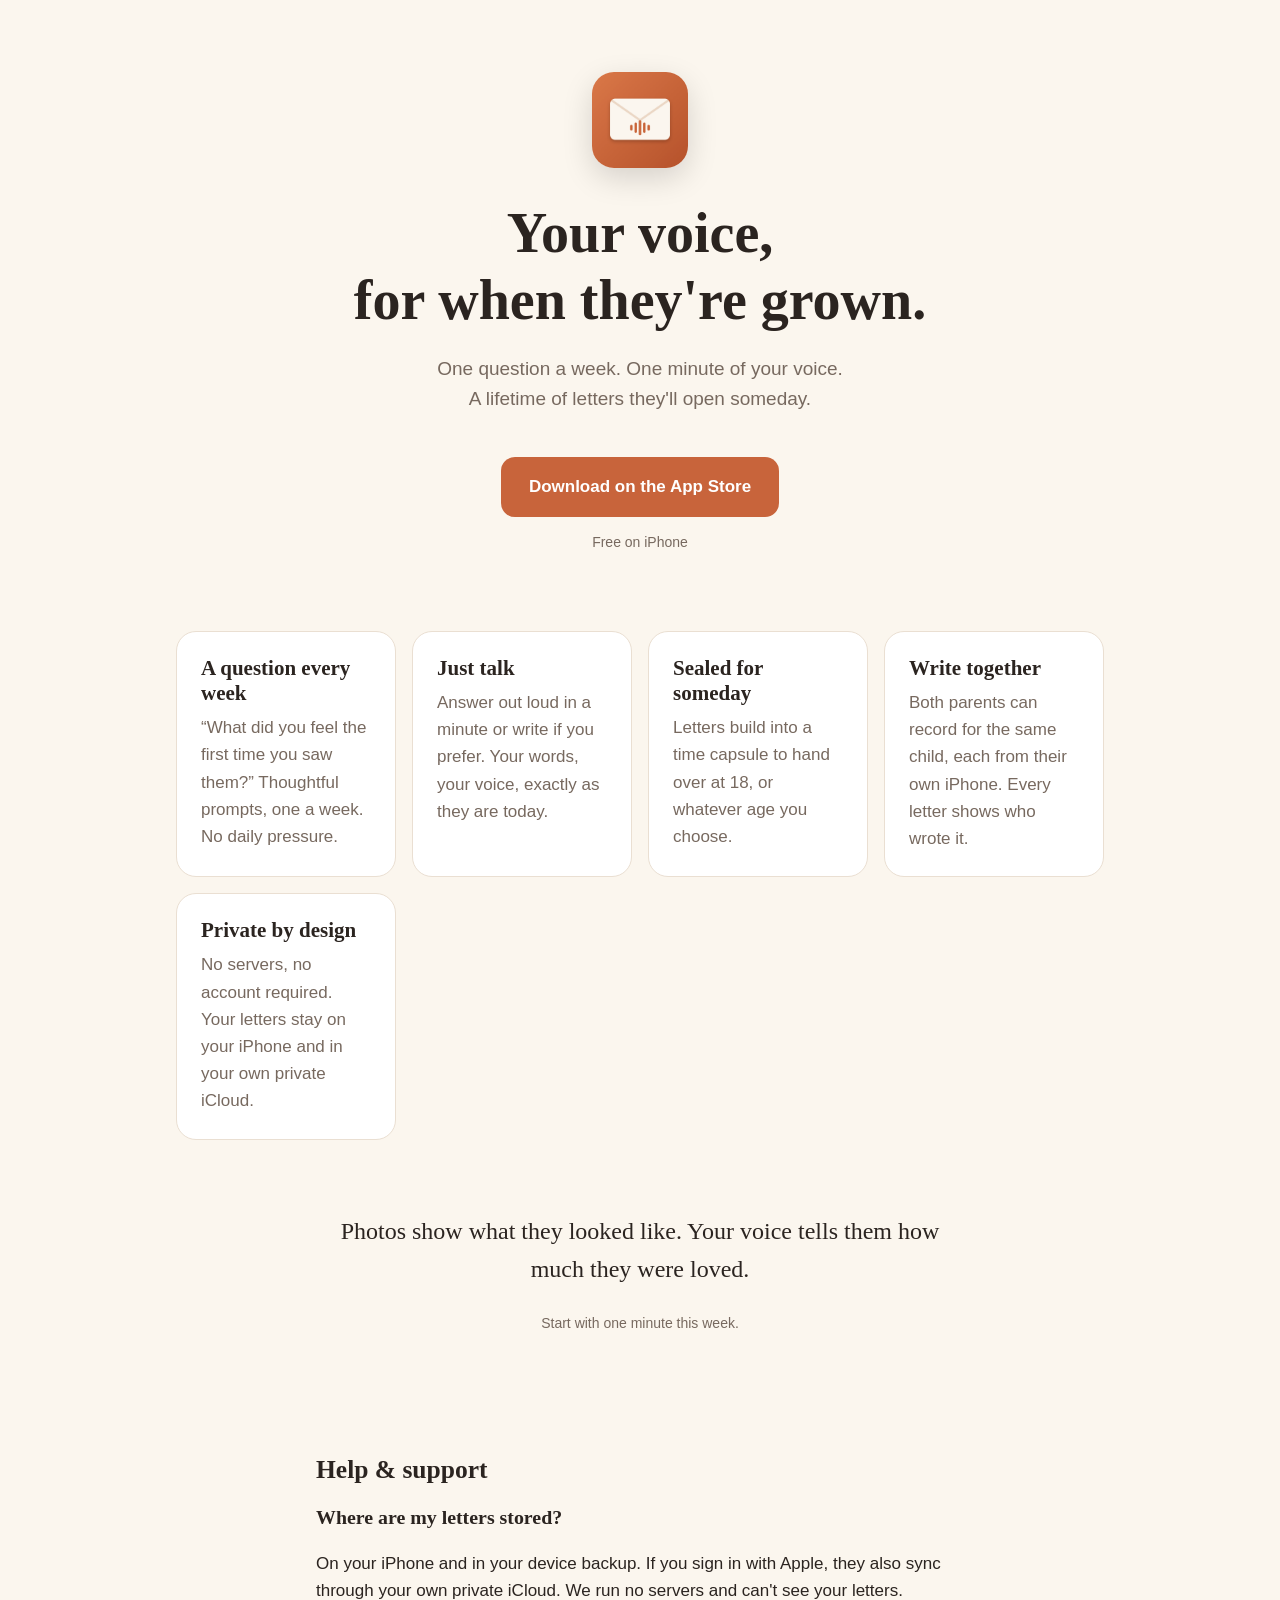
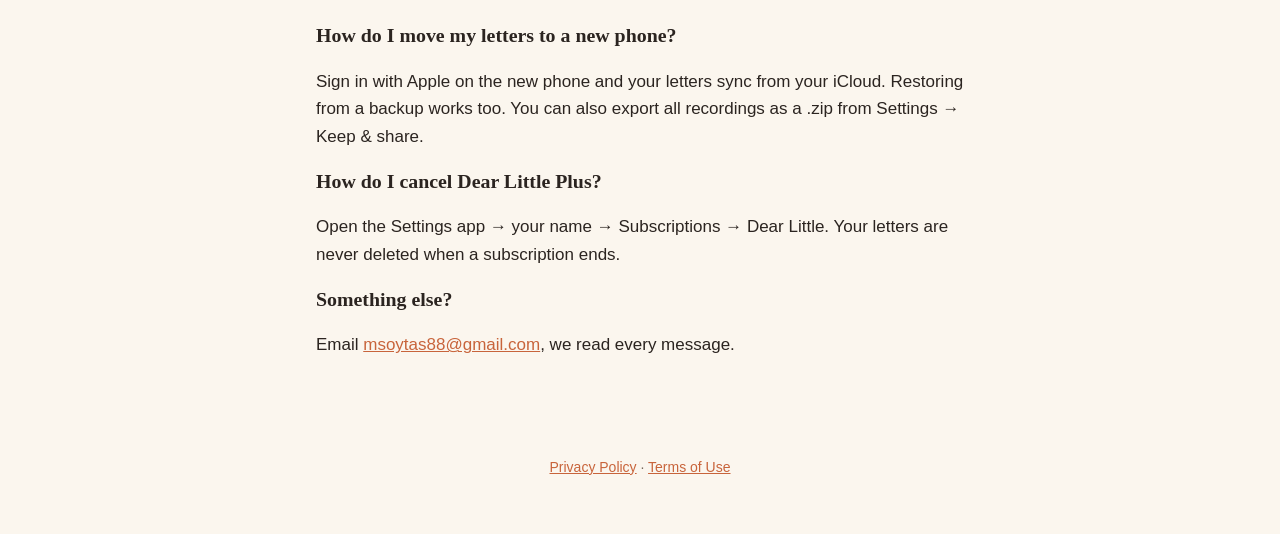
<file: index.html>
<!doctype html>
<html lang="en">
<head>
<meta charset="utf-8">
<meta name="viewport" content="width=device-width, initial-scale=1">
<title>Dear Little — Voice letters to your kids</title>
<meta name="description" content="One question a week. One minute of your voice. A lifetime of letters for your child to open when they're grown.">
<meta property="og:title" content="Dear Little — Voice letters to your kids">
<meta property="og:description" content="One question a week. One minute of your voice. A lifetime of letters for when they're grown.">
<meta property="og:image" content="icon.png">
<link rel="icon" href="icon.png">
<link rel="stylesheet" href="style.css">
</head>
<body>
<header class="hero">
  <img src="icon.png" alt="" class="icon" width="96" height="96">
  <h1>Your voice,<br>for when they're grown.</h1>
  <p class="lead">One question a week. One minute of your voice.<br>A lifetime of letters they'll open someday.</p>
  <a class="cta" href="https://apps.apple.com/app/dear-little-voice-letters/id6838014782">Download on the App Store</a>
  <p class="muted small">Free on iPhone</p>
</header>

<section class="grid">
  <div class="feature">
    <h3>A question every week</h3>
    <p>“What did you feel the first time you saw them?” Thoughtful prompts, one a week. No daily pressure.</p>
  </div>
  <div class="feature">
    <h3>Just talk</h3>
    <p>Answer out loud in a minute or write if you prefer. Your words, your voice, exactly as they are today.</p>
  </div>
  <div class="feature">
    <h3>Sealed for someday</h3>
    <p>Letters build into a time capsule to hand over at 18, or whatever age you choose.</p>
  </div>
  <div class="feature">
    <h3>Write together</h3>
    <p>Both parents can record for the same child, each from their own iPhone. Every letter shows who wrote it.</p>
  </div>
  <div class="feature">
    <h3>Private by design</h3>
    <p>No servers, no account required. Your letters stay on your iPhone and in your own private iCloud.</p>
  </div>
</section>

<section class="quote">
  <p>Photos show what they looked like. Your voice tells them how much they were loved.</p>
  <p class="muted small">Start with one minute this week.</p>
</section>

<section class="doc" id="support">
  <h2>Help &amp; support</h2>
  <h3>Where are my letters stored?</h3>
  <p>On your iPhone and in your device backup. If you sign in with Apple, they also sync through your own private iCloud. We run no servers and can't see your letters.</p>
  <h3>How do I move my letters to a new phone?</h3>
  <p>Sign in with Apple on the new phone and your letters sync from your iCloud. Restoring from a backup works too. You can also export all recordings as a .zip from Settings → Keep &amp; share.</p>
  <h3>How do I cancel Dear Little Plus?</h3>
  <p>Open the Settings app → your name → Subscriptions → Dear Little. Your letters are never deleted when a subscription ends.</p>
  <h3>Something else?</h3>
  <p>Email <a href="mailto:msoytas88@gmail.com">msoytas88@gmail.com</a>, we read every message.</p>
</section>

<footer>
  <a href="privacy.html">Privacy Policy</a> · <a href="https://www.apple.com/legal/internet-services/itunes/dev/stdeula/">Terms of Use</a>
</footer>
</body>
</html>
</file>
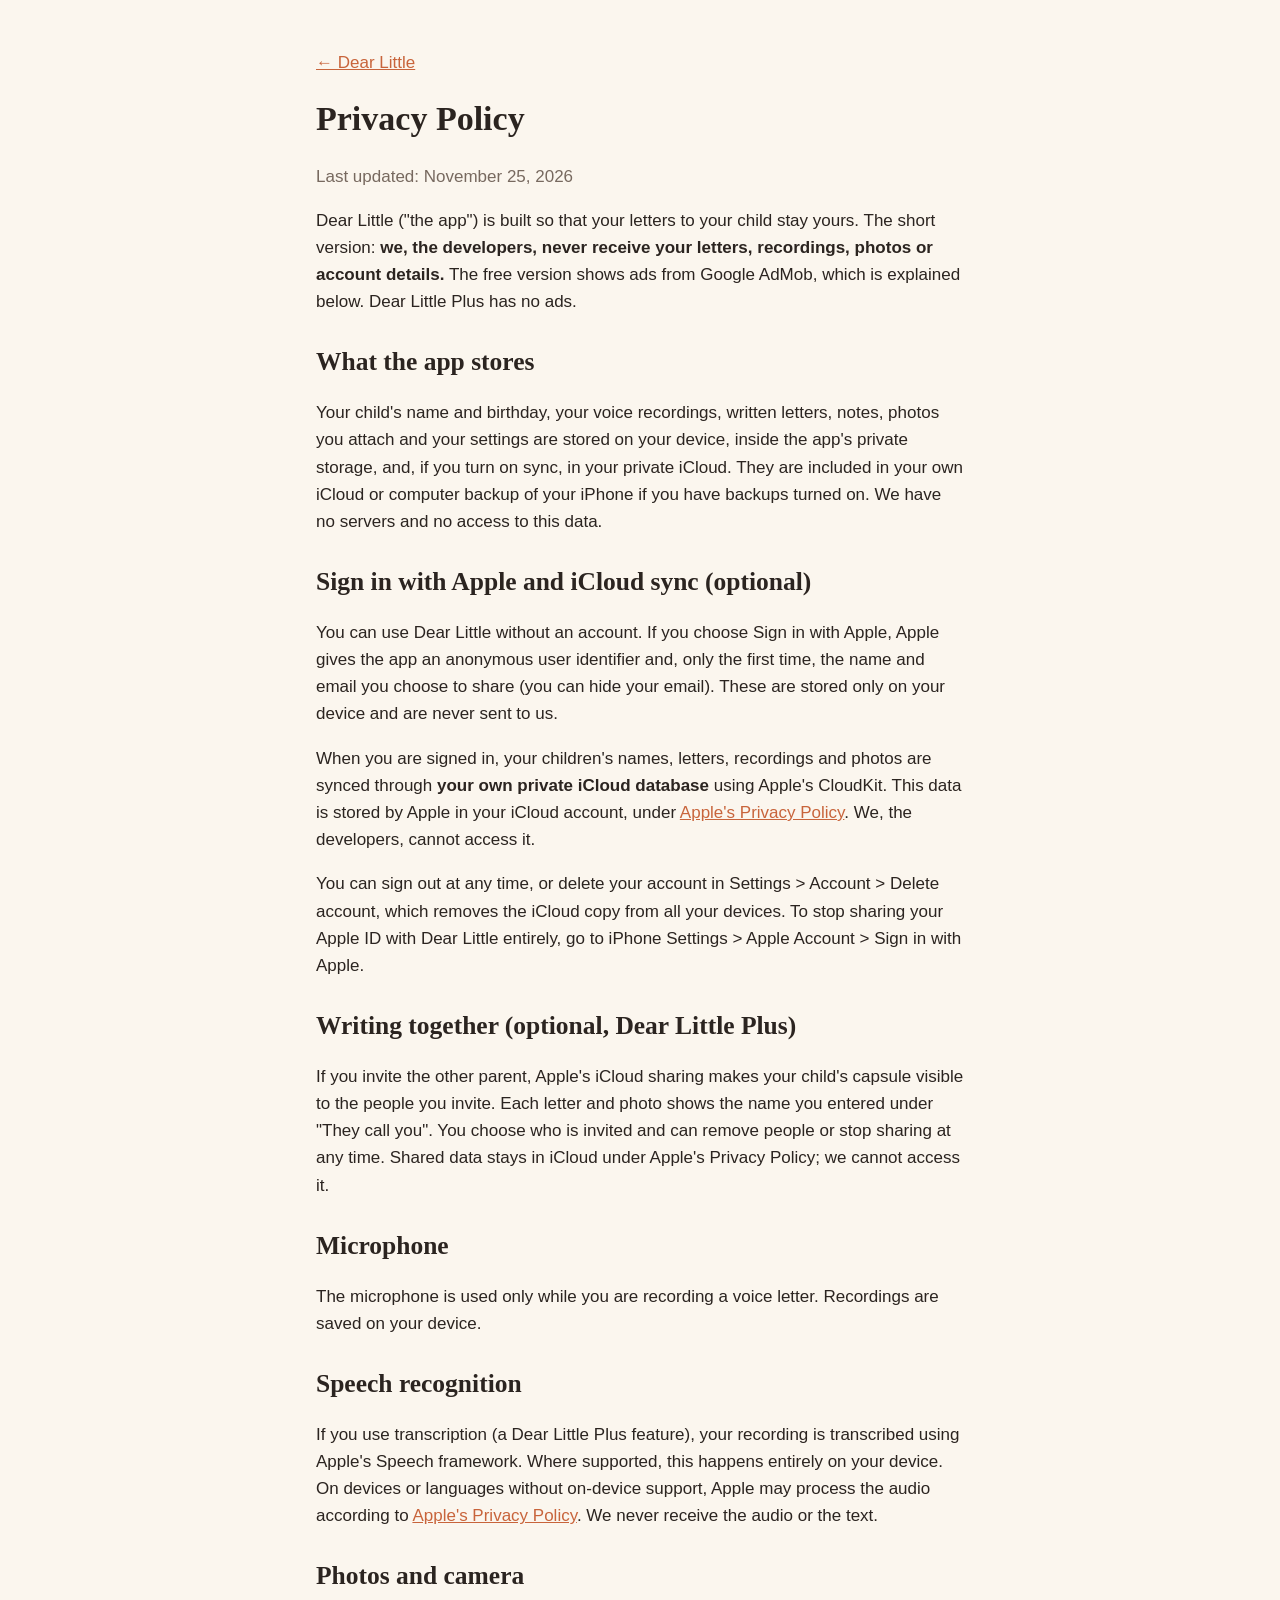
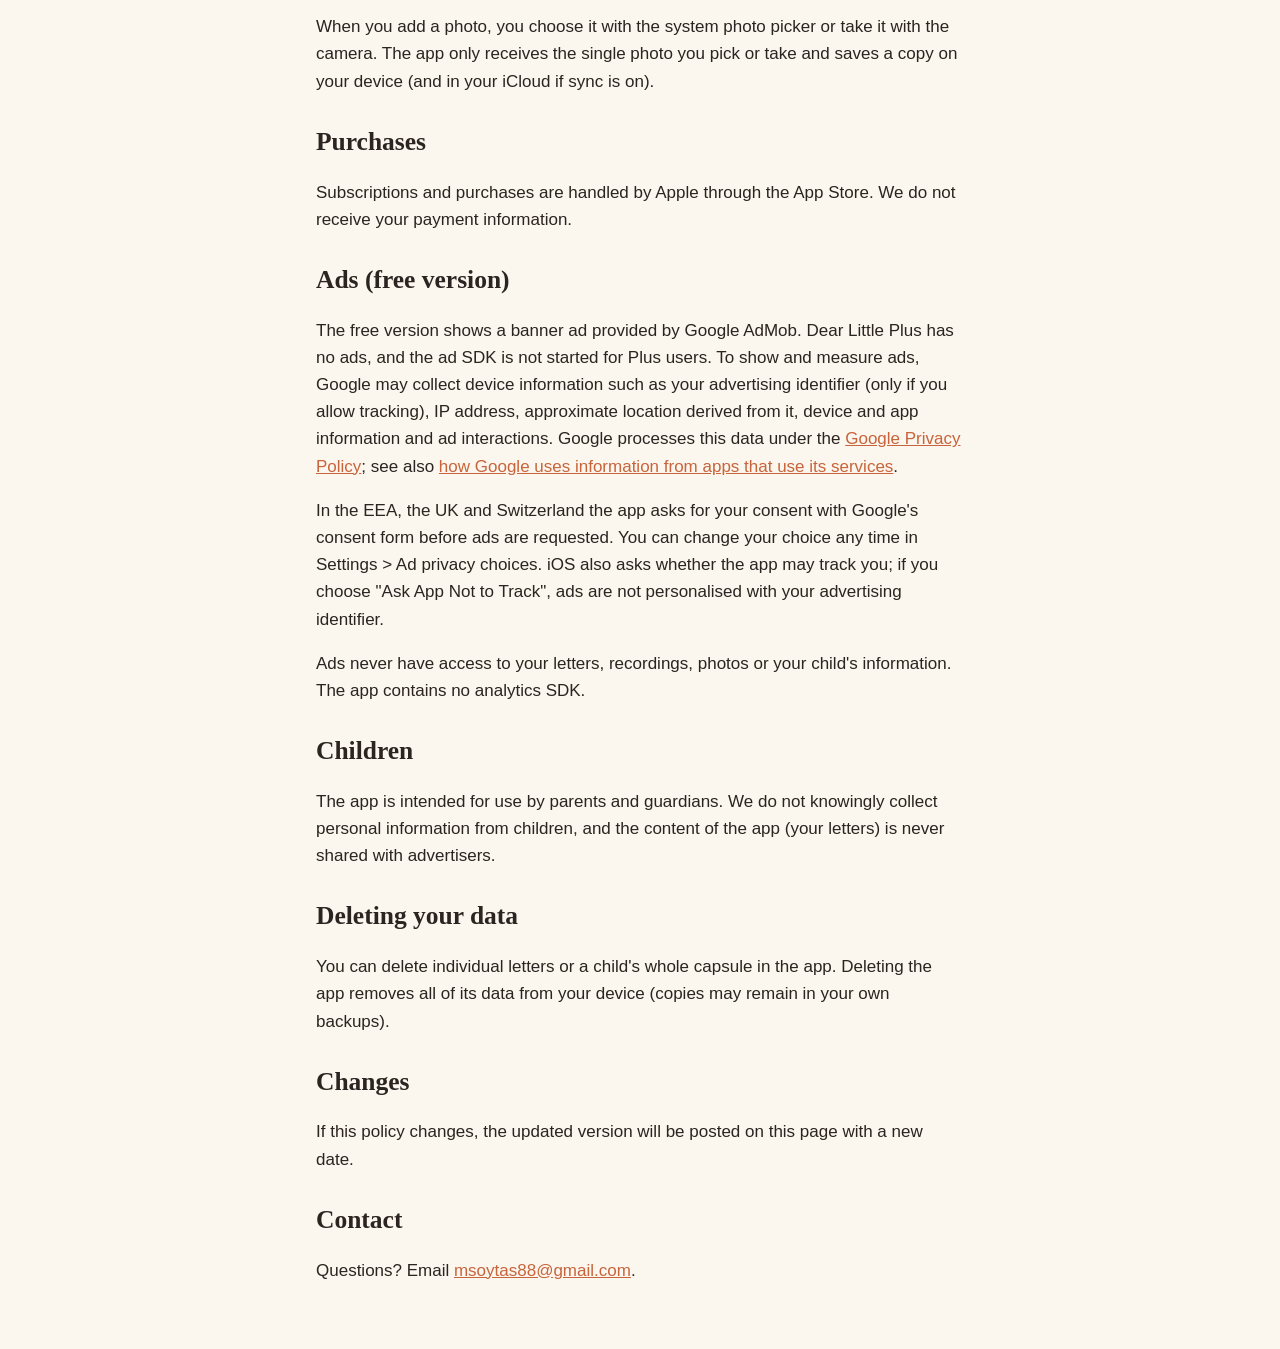
<file: privacy.html>
<!doctype html>
<html lang="en">
<head>
<meta charset="utf-8">
<meta name="viewport" content="width=device-width, initial-scale=1">
<title>Dear Little — Privacy Policy</title>
<link rel="stylesheet" href="style.css">
</head>
<body>
<main class="doc">
  <p><a href="./">← Dear Little</a></p>
  <h1>Privacy Policy</h1>
  <p class="muted">Last updated: November 25, 2026</p>

  <p>Dear Little ("the app") is built so that your letters to your child stay yours. The short version: <strong>we, the developers, never receive your letters, recordings, photos or account details.</strong> The free version shows ads from Google AdMob, which is explained below. Dear Little Plus has no ads.</p>

  <h2>What the app stores</h2>
  <p>Your child's name and birthday, your voice recordings, written letters, notes, photos you attach and your settings are stored on your device, inside the app's private storage, and, if you turn on sync, in your private iCloud. They are included in your own iCloud or computer backup of your iPhone if you have backups turned on. We have no servers and no access to this data.</p>

  <h2>Sign in with Apple and iCloud sync (optional)</h2>
  <p>You can use Dear Little without an account. If you choose Sign in with Apple, Apple gives the app an anonymous user identifier and, only the first time, the name and email you choose to share (you can hide your email). These are stored only on your device and are never sent to us.</p>
  <p>When you are signed in, your children's names, letters, recordings and photos are synced through <strong>your own private iCloud database</strong> using Apple's CloudKit. This data is stored by Apple in your iCloud account, under <a href="https://www.apple.com/legal/privacy/">Apple's Privacy Policy</a>. We, the developers, cannot access it.</p>
  <p>You can sign out at any time, or delete your account in Settings &gt; Account &gt; Delete account, which removes the iCloud copy from all your devices. To stop sharing your Apple ID with Dear Little entirely, go to iPhone Settings &gt; Apple Account &gt; Sign in with Apple.</p>

  <h2>Writing together (optional, Dear Little Plus)</h2>
  <p>If you invite the other parent, Apple's iCloud sharing makes your child's capsule visible to the people you invite. Each letter and photo shows the name you entered under "They call you". You choose who is invited and can remove people or stop sharing at any time. Shared data stays in iCloud under Apple's Privacy Policy; we cannot access it.</p>

  <h2>Microphone</h2>
  <p>The microphone is used only while you are recording a voice letter. Recordings are saved on your device.</p>

  <h2>Speech recognition</h2>
  <p>If you use transcription (a Dear Little Plus feature), your recording is transcribed using Apple's Speech framework. Where supported, this happens entirely on your device. On devices or languages without on-device support, Apple may process the audio according to <a href="https://www.apple.com/legal/privacy/">Apple's Privacy Policy</a>. We never receive the audio or the text.</p>

  <h2>Photos and camera</h2>
  <p>When you add a photo, you choose it with the system photo picker or take it with the camera. The app only receives the single photo you pick or take and saves a copy on your device (and in your iCloud if sync is on).</p>

  <h2>Purchases</h2>
  <p>Subscriptions and purchases are handled by Apple through the App Store. We do not receive your payment information.</p>

  <h2>Ads (free version)</h2>
  <p>The free version shows a banner ad provided by Google AdMob. Dear Little Plus has no ads, and the ad SDK is not started for Plus users. To show and measure ads, Google may collect device information such as your advertising identifier (only if you allow tracking), IP address, approximate location derived from it, device and app information and ad interactions. Google processes this data under the <a href="https://policies.google.com/privacy">Google Privacy Policy</a>; see also <a href="https://policies.google.com/technologies/partner-sites">how Google uses information from apps that use its services</a>.</p>
  <p>In the EEA, the UK and Switzerland the app asks for your consent with Google's consent form before ads are requested. You can change your choice any time in Settings &gt; Ad privacy choices. iOS also asks whether the app may track you; if you choose "Ask App Not to Track", ads are not personalised with your advertising identifier.</p>
  <p>Ads never have access to your letters, recordings, photos or your child's information. The app contains no analytics SDK.</p>

  <h2>Children</h2>
  <p>The app is intended for use by parents and guardians. We do not knowingly collect personal information from children, and the content of the app (your letters) is never shared with advertisers.</p>

  <h2>Deleting your data</h2>
  <p>You can delete individual letters or a child's whole capsule in the app. Deleting the app removes all of its data from your device (copies may remain in your own backups).</p>

  <h2>Changes</h2>
  <p>If this policy changes, the updated version will be posted on this page with a new date.</p>

  <h2>Contact</h2>
  <p>Questions? Email <a href="mailto:msoytas88@gmail.com">msoytas88@gmail.com</a>.</p>
</main>
</body>
</html>
</file>
<file: style.css>
:root {
  --paper: #FBF6EE; --card: #FFFFFF; --ink: #2B2420; --muted: #77695F;
  --accent: #C8643B; --line: #EADFD2;
}
@media (prefers-color-scheme: dark) {
  :root { --paper: #1C1916; --card: #2A2521; --ink: #F3ECE2; --muted: #A99C90; --accent: #E08458; --line: #3A332D; }
}
* { box-sizing: border-box; }
body {
  margin: 0; background: var(--paper); color: var(--ink);
  font: 17px/1.6 -apple-system, BlinkMacSystemFont, "Segoe UI", sans-serif;
}
h1, h2, h3 { font-family: "New York", ui-serif, Georgia, serif; line-height: 1.2; }
a { color: var(--accent); }
.muted { color: var(--muted); }
.small { font-size: 14px; }
.hero { text-align: center; padding: 72px 16px 48px; max-width: 720px; margin: 0 auto; }
.hero h1 { font-size: clamp(34px, 7vw, 56px); margin: 24px 0 16px; }
.icon { border-radius: 22px; box-shadow: 0 10px 30px rgba(0,0,0,.15); }
.lead { font-size: 19px; color: var(--muted); }
.cta {
  display: inline-block; margin-top: 24px; padding: 16px 28px; border-radius: 14px;
  background: var(--accent); color: #fff; text-decoration: none; font-weight: 600;
}
.grid {
  display: grid; gap: 16px; grid-template-columns: repeat(auto-fit, minmax(220px, 1fr));
  max-width: 960px; margin: 0 auto; padding: 16px;
}
.feature { background: var(--card); border: 1px solid var(--line); border-radius: 20px; padding: 24px; }
.feature h3 { margin: 0 0 8px; font-size: 21px; }
.feature p { margin: 0; color: var(--muted); }
.quote { max-width: 640px; margin: 56px auto; padding: 0 16px; text-align: center; }
.quote p:first-child { font-family: "New York", ui-serif, Georgia, serif; font-size: 24px; }
.doc { max-width: 680px; margin: 0 auto; padding: 32px 16px 48px; }
.doc h2 { margin-top: 32px; }
footer { text-align: center; padding: 32px 16px 56px; color: var(--muted); font-size: 14px; }
</file>
